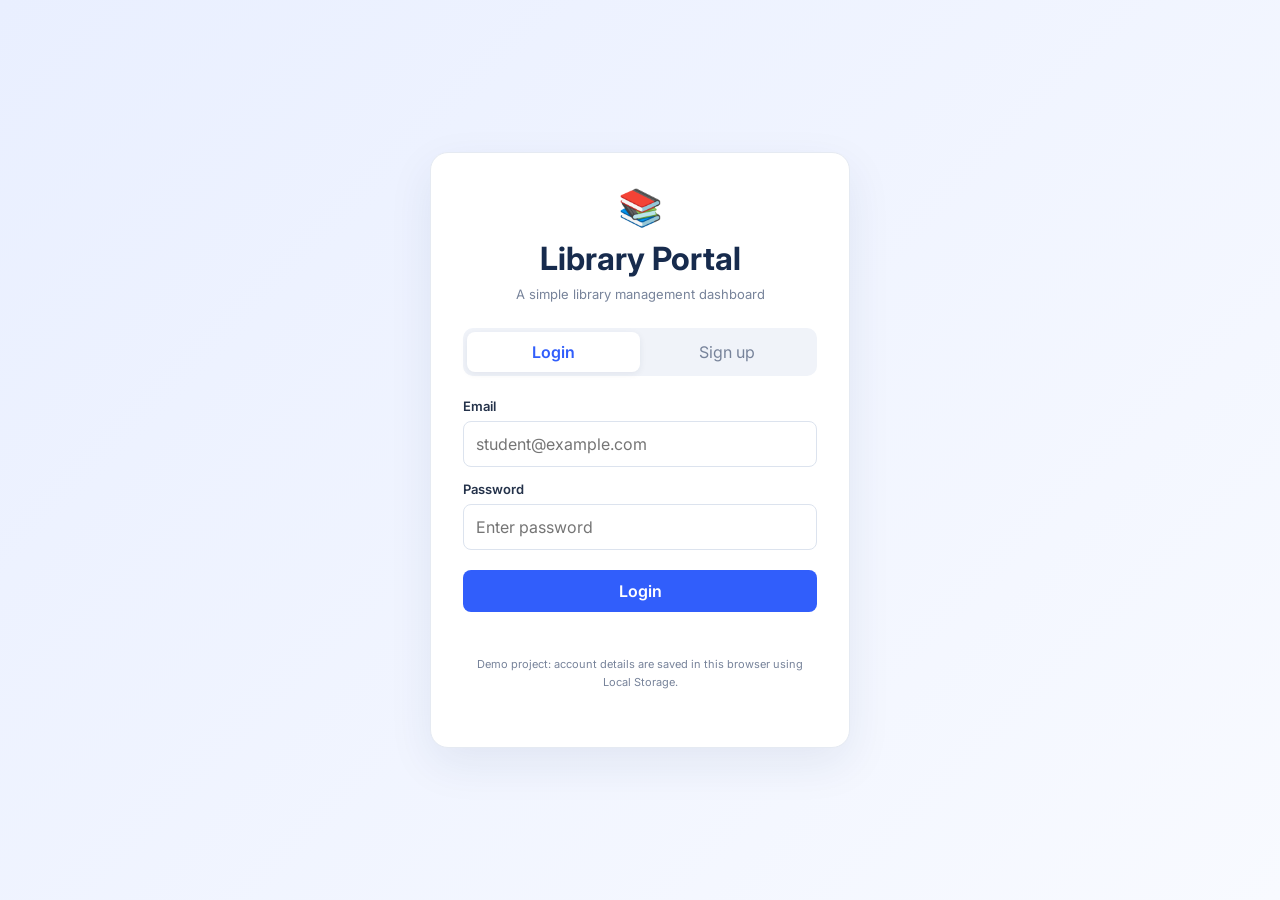
<file: index.html>
<!DOCTYPE html>
<html lang="en">
<head>
  <meta charset="UTF-8">
  <meta name="viewport" content="width=device-width, initial-scale=1.0">
  <title>Library Portal | Login</title>
  <link rel="stylesheet" href="style.css">
</head>
<body class="auth-page">
  <main class="auth-card">
    <div class="logo">📚</div>
    <h1>Library Portal</h1>
    <p class="muted">A simple library management dashboard</p>

    <div class="tabs">
      <button id="loginTab" class="tab active" type="button">Login</button>
      <button id="signupTab" class="tab" type="button">Sign up</button>
    </div>

    <form id="loginForm">
      <label for="loginEmail">Email</label>
      <input id="loginEmail" type="email" placeholder="student@example.com" required>
      <label for="loginPassword">Password</label>
      <input id="loginPassword" type="password" placeholder="Enter password" required>
      <button class="primary full" type="submit">Login</button>
    </form>

    <form id="signupForm" class="hidden">
      <label for="signupName">Full name</label>
      <input id="signupName" type="text" placeholder="Your name" required>
      <label for="signupEmail">Email</label>
      <input id="signupEmail" type="email" placeholder="you@example.com" required>
      <label for="signupPassword">Password</label>
      <input id="signupPassword" type="password" minlength="4" placeholder="At least 4 characters" required>
      <label for="signupRole">Account type</label>
      <select id="signupRole">
        <option value="user">User</option>
        <option value="admin">Admin (demo)</option>
      </select>
      <button class="primary full" type="submit">Create account</button>
    </form>
    <p id="message" class="message" aria-live="polite"></p>
    <p class="small muted">Demo project: account details are saved in this browser using Local Storage.</p>
  </main>
  <script src="app.js"></script>
</body>
</html>
</file>
<file: style.css>
@import url('https://fonts.googleapis.com/css2?family=Inter:wght@400;500;600;700&display=swap');
:root{--navy:#172b4d;--blue:#315efb;--pale:#f4f7fb;--text:#24324a;--muted:#77839a;--border:#e5eaf2;--green:#16845b}
*{box-sizing:border-box}body{margin:0;font-family:Inter,Arial,sans-serif;color:var(--text);background:var(--pale)}button,input,select{font:inherit}button{cursor:pointer}.auth-page{min-height:100vh;display:flex;align-items:center;justify-content:center;padding:24px;background:linear-gradient(135deg,#e9efff,#f8faff)}.auth-card{width:100%;max-width:420px;background:#fff;padding:32px;border:1px solid var(--border);border-radius:18px;box-shadow:0 16px 45px #1d376014}.logo{font-size:36px;text-align:center}.auth-card h1{text-align:center;margin:10px 0 6px;color:var(--navy)}.auth-card>.muted{text-align:center;margin:0 0 24px}.muted{color:var(--muted);font-size:13px;line-height:1.6}.tabs{display:flex;background:#f0f3f9;padding:4px;border-radius:10px;margin-bottom:22px}.tab{flex:1;border:0;padding:10px;border-radius:8px;background:transparent;color:var(--muted)}.tab.active{background:#fff;color:var(--blue);box-shadow:0 2px 7px #172b4d12;font-weight:600}label{display:block;font-size:13px;font-weight:600;margin:14px 0 7px}input,select{width:100%;border:1px solid #dce3ee;border-radius:8px;padding:12px;background:#fff;outline:none;color:var(--text)}input:focus,select:focus{border-color:var(--blue)}.primary{background:var(--blue);color:white;border:0;padding:11px 16px;border-radius:8px;font-weight:600}.primary:hover{background:#244be0}.full{width:100%;margin-top:20px}.outline{border:1px solid #dce3ee;background:#fff;color:var(--text);padding:9px 13px;border-radius:8px}.message{font-size:13px;min-height:18px;color:#c0392b}.message.success{color:var(--green)}.small{font-size:11px;text-align:center}.hidden{display:none!important}.topbar{height:70px;background:#fff;border-bottom:1px solid var(--border);display:flex;align-items:center;justify-content:space-between;padding:0 28px}.brand{text-decoration:none;color:var(--navy);font-weight:700;font-size:18px}.top-actions{display:flex;align-items:center;gap:16px;font-size:13px;font-weight:600}.layout{display:grid;grid-template-columns:220px minmax(0,1fr);min-height:calc(100vh - 70px)}.sidebar{background:#fff;border-right:1px solid var(--border);padding:28px 16px}.side-title{font-size:10px;letter-spacing:1.5px;color:#a0aabd;font-weight:700;padding:0 12px}.side-link{display:block;text-decoration:none;color:#64718a;padding:12px;border-radius:8px;font-size:13px;margin:5px 0}.side-link.active,.side-link:hover{background:#edf1ff;color:var(--blue);font-weight:600}.main-content{padding:32px;max-width:1500px;width:100%;margin:0 auto}.page-heading{display:flex;justify-content:space-between;align-items:center;gap:20px;margin-bottom:26px}.page-heading h1{font-size:27px;color:var(--navy);margin:4px 0}.eyebrow{font-size:10px;font-weight:700;letter-spacing:1.5px;color:var(--blue);margin:0}.stats-grid{display:grid;grid-template-columns:repeat(3,minmax(0,1fr));gap:18px;margin-bottom:24px}.stat-card,.panel{background:#fff;border:1px solid var(--border);border-radius:13px;padding:22px}.stat-icon{display:inline-flex;align-items:center;justify-content:center;width:38px;height:38px;background:#edf1ff;border-radius:10px;font-size:20px}.stat-card p{font-size:12px;color:var(--muted);margin:14px 0 5px}.stat-card h2{font-size:28px;margin:0;color:var(--navy)}.panel{margin-bottom:22px}.panel h2{font-size:17px;color:var(--navy);margin:0 0 7px}.panel-heading{display:flex;align-items:center;justify-content:space-between;gap:18px;margin-bottom:20px}.panel-heading .muted{margin:0}.search{max-width:240px;padding:10px 12px;font-size:12px}.table-wrap{overflow-x:auto}table{width:100%;border-collapse:collapse;text-align:left;font-size:12px}th{font-size:10px;letter-spacing:.5px;text-transform:uppercase;color:#8b96aa;background:#f8faff}td,th{padding:14px 12px;border-bottom:1px solid #edf0f5}tbody tr:last-child td{border-bottom:0}.status{display:inline-block;background:#e8f7ef;color:#16845b;padding:5px 9px;border-radius:20px;font-size:10px;font-weight:600}.status.borrowed{background:#fff3dc;color:#9b6500}.small-btn{border:1px solid #dce3ee;background:#fff;border-radius:6px;padding:6px 9px;color:var(--blue);font-size:11px}.member-list{display:flex;flex-wrap:wrap;gap:10px}.member-chip{padding:10px 12px;border:1px solid var(--border);border-radius:9px;font-size:12px}.welcome-banner{display:flex;justify-content:space-between;align-items:center;background:linear-gradient(110deg,#315efb,#6d83ff);color:#fff;padding:25px 28px;border-radius:14px;margin-bottom:24px}.welcome-banner h2{font-size:22px;margin:8px 0}.welcome-banner p{font-size:13px;margin-bottom:0}.light{color:#dce3ff}.banner-icon{font-size:56px}.book-grid{display:grid;grid-template-columns:repeat(2,minmax(0,1fr));gap:14px}.book-card{border:1px solid var(--border);border-radius:11px;padding:17px;display:flex;gap:13px;align-items:flex-start}.book-cover{width:48px;height:62px;border-radius:5px;background:#edf1ff;display:flex;align-items:center;justify-content:center;font-size:24px;flex-shrink:0}.book-info{flex:1}.book-info h3{font-size:13px;margin:3px 0 5px;color:var(--navy)}.book-info p{font-size:11px;color:var(--muted);margin:0 0 10px}.book-info .primary{font-size:11px;padding:7px 10px}.borrowed-item{padding:12px 0;border-bottom:1px solid var(--border);font-size:13px}.borrowed-item:last-child{border-bottom:0}.footer-note{text-align:center;color:#9aa4b5;font-size:11px;padding:12px}.empty{font-size:12px;color:var(--muted);padding:8px 0}
@media(max-width:800px){.layout{grid-template-columns:1fr}.sidebar{display:flex;align-items:center;gap:5px;padding:10px;overflow:auto;border-right:0;border-bottom:1px solid var(--border)}.side-title{display:none}.side-link{white-space:nowrap;margin:0}.main-content{padding:20px}.stats-grid{gap:10px}.stat-card{padding:15px}.stat-card h2{font-size:23px}.book-grid{grid-template-columns:1fr}.topbar{padding:0 16px}}@media(max-width:520px){.stats-grid{grid-template-columns:1fr}.page-heading{align-items:flex-start;flex-direction:column}.panel-heading{align-items:flex-start;flex-direction:column}.search{max-width:none}.auth-card{padding:24px}.top-actions{gap:8px}}
</file>
